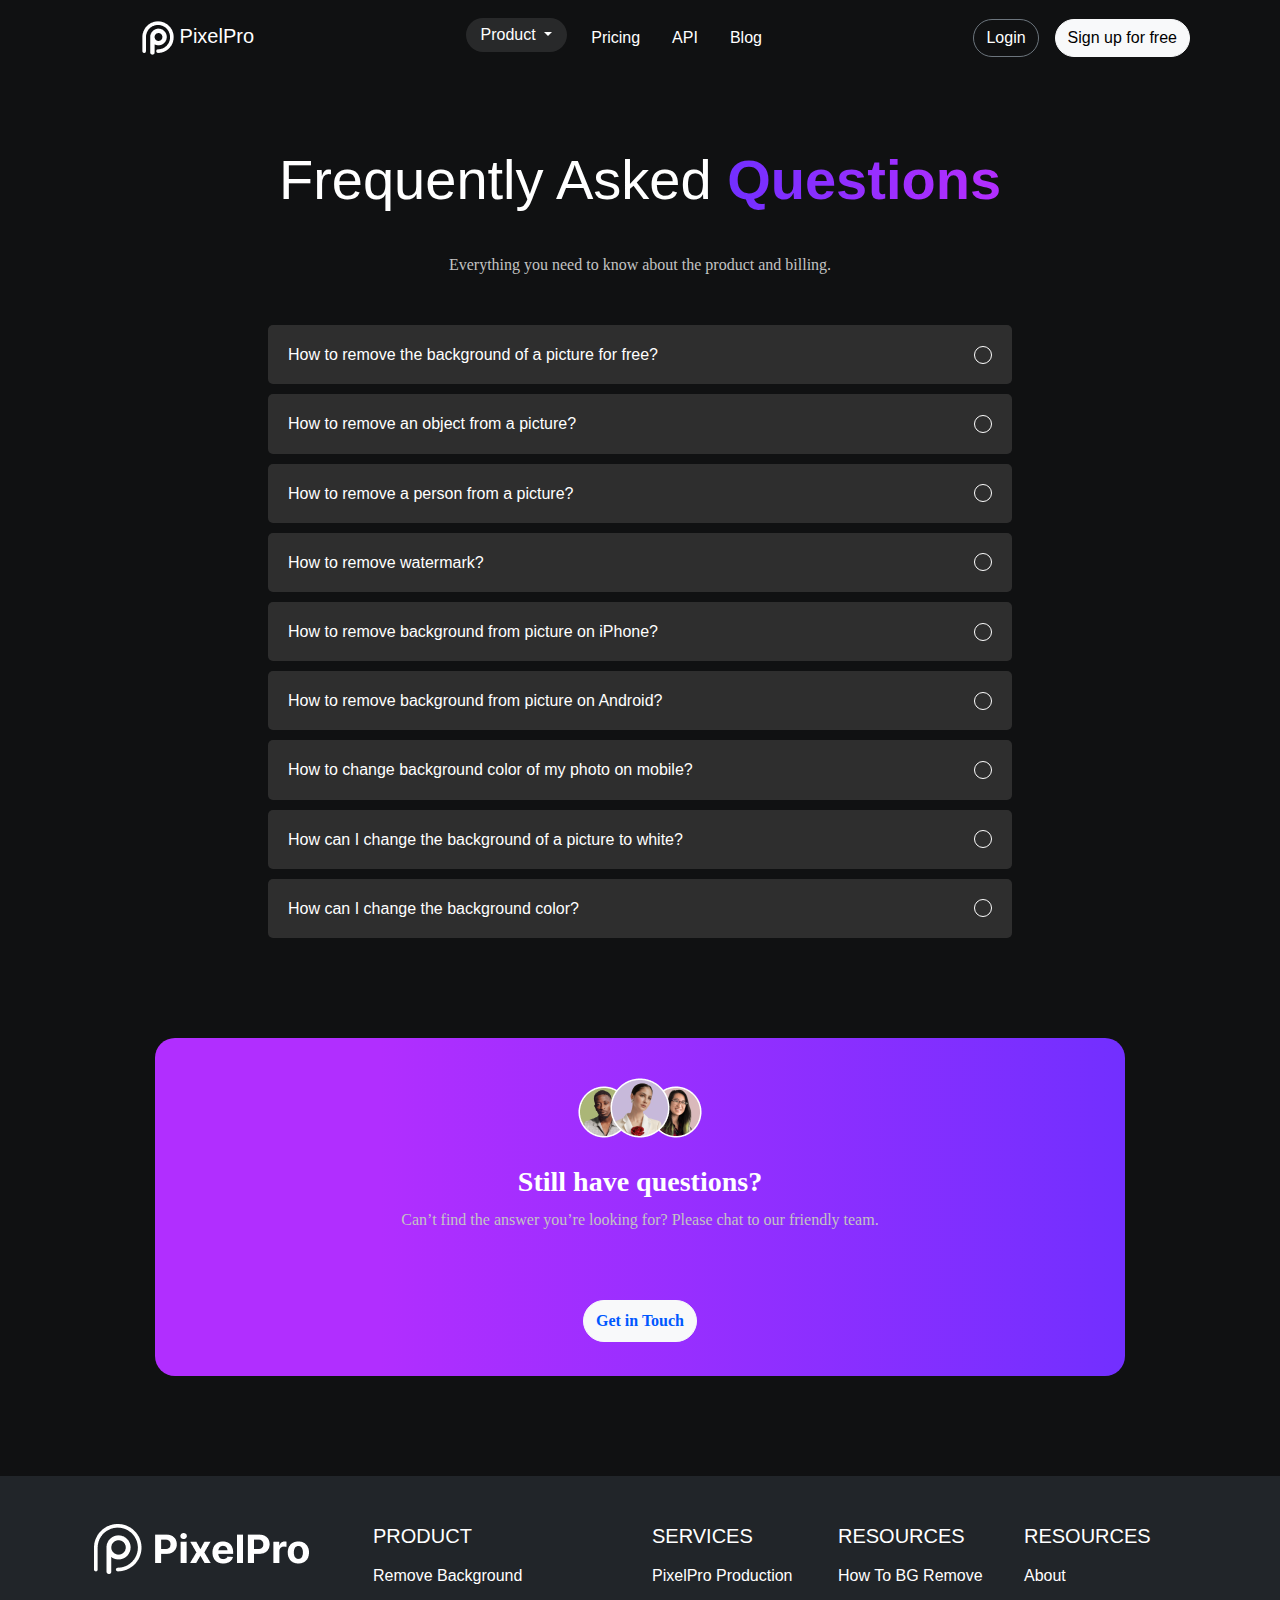
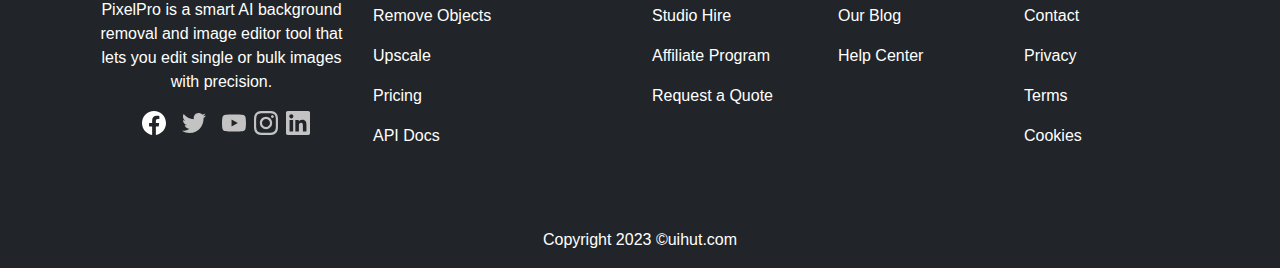
<file: FAQ Page/index.html>
<!DOCTYPE html>
<html lang="en">

<head>
  <meta charset="UTF-8" />
  <meta name="viewport" content="width=device-width, initial-scale=1.0" />
  <link href="https://cdn.jsdelivr.net/npm/bootstrap@5.3.2/dist/css/bootstrap.min.css" rel="stylesheet" />
  <link rel="stylesheet" href="https://cdnjs.cloudflare.com/ajax/libs/font-awesome/6.4.2/css/all.min.css"
    integrity="sha512-z3gLpd7yknf1YoNbCzqRKc4qyor8gaKU1qmn+CShxbuBusANI9QpRohGBreCFkKxLhei6S9CQXFEbbKuqLg0DA=="
    crossorigin="anonymous" referrerpolicy="no-referrer" />
  <link rel="stylesheet" href="./public/css/style.css" />
  <title>Slide</title>
</head>

<body>
  <nav class="navbar navbar-expand p-3">
    <div class="container">
      <a class="navbar-brand text-white" href="../slideshow/index.html" style="margin-left: 60px;">
        <img class="Union_1 ms-0" src="./img/Union.png" alt="" />
        PixelPro
      </a>
      <button class="navbar-toggler" type="button" data-bs-toggle="collapse" data-bs-target="#navbarNavDropdown"
        aria-controls="navbarNavDropdown" aria-expanded="false" aria-label="Toggle navigation">
        <span class="navbar-toggler-icon"></span>
      </button>
      <div class="collapse navbar-collapse" id="navbarNavDropdown">
        <ul class="navbar-nav ms-auto">
          <li class="nav-item dropdown">
            <div class="dropdown-menu p-2" style="top: 120%; left: 50%; transform: translateX(-35%);">
              <ul class="d-flex justify-content-center align-items-center list-unstyled">
                <li>
                  <a class="dropdown-item" href="../Remove background Design/index.html">
                    <img src="./img/prd-img-1.png" alt="">
                    <span class="prd-name">Remove BG</span>
                  </a>
                </li>
                <li>
                  <a class="dropdown-item" href="../Remove Objects Design/index.html">
                    <img src="./img/prd-img-2.png" alt="">
                    <span class="prd-name">Remove Objects</span>
                  </a>
                </li>
                <li>
                  <a class="dropdown-item" href="../Upscale Design/index.html">
                    <img src="./img/prd-img-3.png" alt="">
                    <span class="prd-name">Upscales</span>
                  </a>
                </li>
                <li>
                  <a class="dropdown-item" href="../Relight Design/index.html">
                    <img src="./img/prd-img-4.png" alt="">
                    <span class="prd-name">Relight</span>
                  </a>
                </li>
              </ul>
            </div>
            <button class="nav-link active mx-2 dropdown-toggle" aria-current="page" id="navbarDropdownMenuLink"
              type="button" data-bs-toggle="dropdown" aria-expanded="false" style="color: #fff; padding: 5px 15px;">
              Product
            </button>
          </li>
          <li class="nav-item">
            <a class="nav-link mx-2" href="../Pricing Page Design/index.html">Pricing</a>
          </li>
          <li class="nav-item">
            <a class="nav-link mx-2" href="#">API</a>
          </li>
          <li class="nav-item">
            <a class="nav-link mx-2" href="../Blog Page Design/index.html">Blog</a>
          </li>
        </ul>
        <ul class="navbar-nav ms-auto d-none d-lg-inline-flex">
          <li class="nav-item mx-2">
            <a href="../SignIn Page Design/index.html" style="border-radius: 20px"
              class="btn text-white btn-outline-secondary">
              Login
            </a>
          </li>
          <li class="nav-item mx-2">
            <a href="../SignUp Page Design/index.html" style="border-radius: 20px" class="btn btn-light">
              Sign up for free
            </a>
          </li>
        </ul>
      </div>
    </div>
  </nav>
  <div class="container" style="margin: 50px auto;">
    <div class="faqs m-auto">
      <h2 style="color:#fff;font-size: 3.5rem;">Frequently Asked <span style="  display: inline-block;
      margin: 0;
      font-weight: bold;
      background: linear-gradient(to right, #722fff 0%, #b12eff 91.08%);
      -webkit-background-clip: text;
      -webkit-text-fill-color: transparent;
      margin-bottom: 30px;
      font-size: 3.5rem;">Questions</span></h2>
      <p style="color: rgba(195, 195, 195, 1);
      font-family: Switzer;
      font-size: 16px;
      font-weight: 400;
      line-height: 28px;
      letter-spacing: 0em;
      text-align: center;
      ">Everything you need to know about the product and billing.</p>
      <div class="accordion" id="accordionPanelsStayOpenExample">
        <div class="accordion-item">
          <h2 class="accordion-header">
            <button class="accordion-btn" type="button" data-bs-toggle="collapse"
              data-bs-target="#panelsStayOpen-collapseOne" aria-expanded="true"
              aria-controls="panelsStayOpen-collapseOne">
              <div class="content">
                <div class="top-content">
                  <div class="sub-title">
                    How to remove the background of a picture for free?
                  </div>
                  <div class="icon">
                    <i class="btn-icon fa-solid fa-minus"></i>
                  </div>
                </div>
                <div id="panelsStayOpen-collapseOne" class="accordion-collapse collapse">
                  To remove the background of a picture, go to
                  PixelPro.co/remove-background, and upload your image. PixelPro
                  will remove the background for you, and you will be able to
                  download your HD image for free.
                </div>
              </div>
            </button>
          </h2>
        </div>
        <div class="accordion-item">
          <h2 class="accordion-header">
            <button class="accordion-btn" type="button" data-bs-toggle="collapse"
              data-bs-target="#panelsStayOpen-collapseTwo" aria-expanded="true"
              aria-controls="panelsStayOpen-collapseTwo">
              <div class="content">
                <div class="top-content">
                  <div class="sub-title">
                    How to remove an object from a picture?
                  </div>
                  <div class="icon">
                    <i class="btn-icon fa-solid fa-minus"></i>
                  </div>
                </div>
                <div id="panelsStayOpen-collapseTwo" class="accordion-collapse collapse">
                  To remove the background of a picture, go to
                  PixelPro.co/remove-background, and upload your image. PixelPro
                  will remove the background for you, and you will be able to
                  download your HD image for free.
                </div>
              </div>
            </button>
          </h2>
        </div>
        <div class="accordion-item">
          <h2 class="accordion-header">
            <button class="accordion-btn" type="button" data-bs-toggle="collapse"
              data-bs-target="#panelsStayOpen-collapseThree" aria-expanded="true"
              aria-controls="panelsStayOpen-collapseThree">
              <div class="content">
                <div class="top-content">
                  <div class="sub-title">
                    How to remove a person from a picture?
                  </div>
                  <div class="icon">
                    <i class="btn-icon fa-solid fa-minus"></i>
                  </div>
                </div>
                <div id="panelsStayOpen-collapseThree" class="accordion-collapse collapse">
                  To remove the background of a picture, go to
                  PixelPro.co/remove-background, and upload your image. PixelPro
                  will remove the background for you, and you will be able to
                  download your HD image for free.
                </div>
              </div>
            </button>
          </h2>
        </div>
        <div class="accordion-item">
          <h2 class="accordion-header">
            <button class="accordion-btn" type="button" data-bs-toggle="collapse"
              data-bs-target="#panelsStayOpen-collapseFour" aria-expanded="true"
              aria-controls="panelsStayOpen-collapseFour">
              <div class="content">
                <div class="top-content">
                  <div class="sub-title">How to remove watermark?</div>
                  <div class="icon">
                    <i class="btn-icon fa-solid fa-minus"></i>
                  </div>
                </div>
                <div id="panelsStayOpen-collapseFour" class="accordion-collapse collapse">
                  To remove the background of a picture, go to
                  PixelPro.co/remove-background, and upload your image. PixelPro
                  will remove the background for you, and you will be able to
                  download your HD image for free.
                </div>
              </div>
            </button>
          </h2>
        </div>
        <div class="accordion-item">
          <h2 class="accordion-header">
            <button class="accordion-btn" type="button" data-bs-toggle="collapse"
              data-bs-target="#panelsStayOpen-collapseFive" aria-expanded="true"
              aria-controls="panelsStayOpen-collapseFive">
              <div class="content">
                <div class="top-content">
                  <div class="sub-title">
                    How to remove background from picture on iPhone?
                  </div>
                  <div class="icon">
                    <i class="btn-icon fa-solid fa-minus"></i>
                  </div>
                </div>
                <div id="panelsStayOpen-collapseFive" class="accordion-collapse collapse">
                  To remove the background of a picture, go to
                  PixelPro.co/remove-background, and upload your image. PixelPro
                  will remove the background for you, and you will be able to
                  download your HD image for free.
                </div>
              </div>
            </button>
          </h2>
        </div>
        <div class="accordion-item">
          <h2 class="accordion-header">
            <button class="accordion-btn" type="button" data-bs-toggle="collapse"
              data-bs-target="#panelsStayOpen-collapseSix" aria-expanded="true"
              aria-controls="panelsStayOpen-collapseSix">
              <div class="content">
                <div class="top-content">
                  <div class="sub-title">
                    How to remove background from picture on Android?
                  </div>
                  <div class="icon">
                    <i class="btn-icon fa-solid fa-minus"></i>
                  </div>
                </div>
                <div id="panelsStayOpen-collapseSix" class="accordion-collapse collapse">
                  To remove the background of a picture, go to
                  PixelPro.co/remove-background, and upload your image. PixelPro
                  will remove the background for you, and you will be able to
                  download your HD image for free.
                </div>
              </div>
            </button>
          </h2>
        </div>
        <div class="accordion-item">
          <h2 class="accordion-header">
            <button class="accordion-btn" type="button" data-bs-toggle="collapse"
              data-bs-target="#panelsStayOpen-collapseSeven" aria-expanded="true"
              aria-controls="panelsStayOpen-collapseSeven">
              <div class="content">
                <div class="top-content">
                  <div class="sub-title">
                    How to change background color of my photo on mobile?
                  </div>
                  <div class="icon">
                    <i class="btn-icon fa-solid fa-minus"></i>
                  </div>
                </div>
                <div id="panelsStayOpen-collapseSeven" class="accordion-collapse collapse">
                </div>
              </div>
            </button>
          </h2>
        </div>
        <div class="accordion-item">
          <h2 class="accordion-header">
            <button class="accordion-btn" type="button" data-bs-toggle="collapse"
              data-bs-target="#panelsStayOpen-collapseEight" aria-expanded="true"
              aria-controls="panelsStayOpen-collapseEight">
              <div class="content">
                <div class="top-content">
                  <div class="sub-title">
                    How can I change the background of a picture to white?
                  </div>
                  <div class="icon">
                    <i class="btn-icon fa-solid fa-minus"></i>
                  </div>
                </div>
                <div id="panelsStayOpen-collapseEight" class="accordion-collapse collapse">
                </div>
              </div>
            </button>
          </h2>
        </div>
        <div class="accordion-item">
          <h2 class="accordion-header">
            <button class="accordion-btn" type="button" data-bs-toggle="collapse"
              data-bs-target="#panelsStayOpen-collapseNine" aria-expanded="true"
              aria-controls="panelsStayOpen-collapseNine">
              <div class="content">
                <div class="top-content">
                  <div class="sub-title">
                    How can I change the background color?
                  </div>
                  <div class="icon">
                    <i class="btn-icon fa-solid fa-minus"></i>
                  </div>
                </div>
                <div id="panelsStayOpen-collapseNine" class="accordion-collapse collapse">
                </div>
              </div>
            </button>
          </h2>
        </div>
      </div>
    </div>
  </div>
  <div class="container" style="margin: 50px auto;">
    <div class="row my-5">
      <div class=" mx-auto text-center"
        style="background-image: linear-gradient(to right, #B12EFF 23.26%, #722FFF 100.11%);width: 970px; height: 338px; top: 80px; left: 235px;border-radius: 20px;">
        <img src="./img/Avatar group.png" alt="" style="margin-top:40px;">
        <div class="row">
          <p2 style="margin-top:25px;color:#fff;  font-family: Switzer;   font-size: 28px;     font-weight: 600;  line-height: 38px;  letter-spacing: 0em; text-align: center;
            ">Still have questions?</p2>
        </div>
        <div>
          <p style="margin-top:5px; color:rgba(195, 195, 195, 1);font-family: Switzer;   font-size: 16px;    font-weight: 400;     line-height: 28px;     letter-spacing: 0em;     text-align: center;
            ">Can’t find the answer you’re looking for? Please chat to our friendly team.</p>
        </div>
        <button style="padding: 15px, 35px, 15px, 35px;border-radius: 25px;gap: 10px;
           margin-top: 50px;border-radius: 50px;color:rgba(0, 88, 255, 1);font-family: Switzer;font-size: 16px;font-weight: 600; line-height: 28px;letter-spacing: 0em;text-align: left;
          ;" type="button" class="btn btn-light">Get in Touch</button>
      </div>
    </div>
  </div>
  </div>
  </div>
  </div>
  <footer class="w-100 bg-dark" style="margin-top: 100px;">
    <div class="text-center text-lg-start text-white">
      <div class="container p-4">
        <div class="row my-4">
          <div class="col-lg-3 col-md-6 mb-4 mb-md-0">
            <div class="  align-items-center mb-4 mx-auto">
              <img src="./img/Union logo.png" width: 215px height: 50px top: 100px left: 135px alt="" />
            </div>
            <p class="text-center">PixelPro is a smart AI background removal and image editor tool that lets you edit
              single or bulk images with precision.</p>
            <ul class="list-unstyled d-flex flex-row justify-content-center">
              <li>
                <a class="text-white px-2" href="#!">
                  <img src="./img/Icon 1.svg" alt="">
                </a>
              </li>
              <li>
                <a class="text-white px-2" href="#!">
                  <img src="./img/Icon 2.svg" alt="">
                </a>
              </li>
              <li>
                <a class="text-white ps-2" href="#!">
                  <img src="./img/Icon 3.svg" alt="">
                </a>
              </li>
              <li>
                <a class="text-white ps-2" href="#!">
                  <img src="./img/Icon 4.svg" alt="">
                </a>
              </li>
              <li>
                <a class="text-white ps-2" href="#!">
                  <img src="./img/Vector 5.svg" alt="">
                </a>
              </li>
            </ul>

          </div>
          <div class="col-lg-3 col-md-4 mb-8 mb-md-0">
            <h5 class="text-uppercase mb-3">Product</h5>

            <ul class="list-unstyled">
              <li class="mb-2">
                <p class="text-white"><i class=""></i>Remove Background</p>
              </li>
              <li class="mb-2">
                <p href="#!" class="text-white"><i class=""></i> Remove Objects</p>
              </li>
              <li class="mb-2">
                <p href="#!" class="text-white"><i class=""></i>Upscale</p>
              </li>
              <li class="mb-2">
                <p href="#!" class="text-white"><i class=""></i>Pricing</p>
              </li>
              <li class="mb-2">
                <p href="#!" class="text-white"><i class=""></i>API Docs</i>
              </li>
            </ul>
          </div>
          <div class="col-lg-2 col-md-3 mb-6 mb-md-0">
            <h5 class="text-uppercase mb-3">Services</h5>

            <ul class="list-unstyled">
              <li class="mb-2">
                <p href="#!" class="text-white"><i class=""></i>PixelPro Production</p>
              </li>
              <li class="mb-2">
                <p href="#!" class="text-white"><i class=""></i>Studio Hire</p>
              </li>
              <li class="mb-2">
                <p href="#!" class="text-white"><i class=""></i>Affiliate Program</p>
              </li>
              <li class="mb-2">
                <p href="#!" class="text-white"><i class=""></i>Request a Quote</p>
              </li>
            </ul>
          </div>
          <div class="col-lg-2 col-md-3 mb-6 mb-md-0">
            <h5 class="text-uppercase mb-3">Resources</h5>

            <ul class="list-unstyled">
              <li>
                <p><i class=""></i>How To BG Remove</p>
              </li>
              <li>
                <p><i class=""></i>Our Blog</p>
              </li>
              <li>
                <p><i class=""></i>Help Center</p>
              </li>
            </ul>
          </div>
          <div class="col-lg-2 col-md-3 mb-6 mb-md-0">
            <h5 class="text-uppercase mb-3">Resources</h5>

            <ul class="list-unstyled">
              <li>
              <li class="mb-2">
                <p href="#!" class="text-white"><i class=""></i>About</p>
              </li>
              <li class="mb-2">
                <p href="#!" class="text-white"><i class=""></i>Contact</p>
              </li>
              <li class="mb-2">
                <p href="#!" class="text-white"><i class=""></i>Privacy</p>
              </li>
              <li class="mb-2">
                <p href="#!" class="text-white"><i class=""></i>Terms</p>
              </li>
              <li class="mb-2">
                <p href="#!" class="text-white"><i class=""></i>Cookies</p>
              </li>
            </ul>
            </ul>
          </div>
        </div>
      </div>
      <div class="text-center p-3">
        Copyright 2023 ©uihut.com
      </div>
  </footer>
  </div>
  </div>
  </div>
  <script src="https://cdn.jsdelivr.net/npm/@popperjs/core@2.11.8/dist/umd/popper.min.js"
    integrity="sha384-I7E8VVD/ismYTF4hNIPjVp/Zjvgyol6VFvRkX/vR+Vc4jQkC+hVqc2pM8ODewa9r"
    crossorigin="anonymous"></script>
  <script src="./public/js/index.js"></script>
  <script src="https://cdn.jsdelivr.net/npm/bootstrap@5.3.2/dist/js/bootstrap.bundle.min.js"></script>
</body>

</html>
</file>
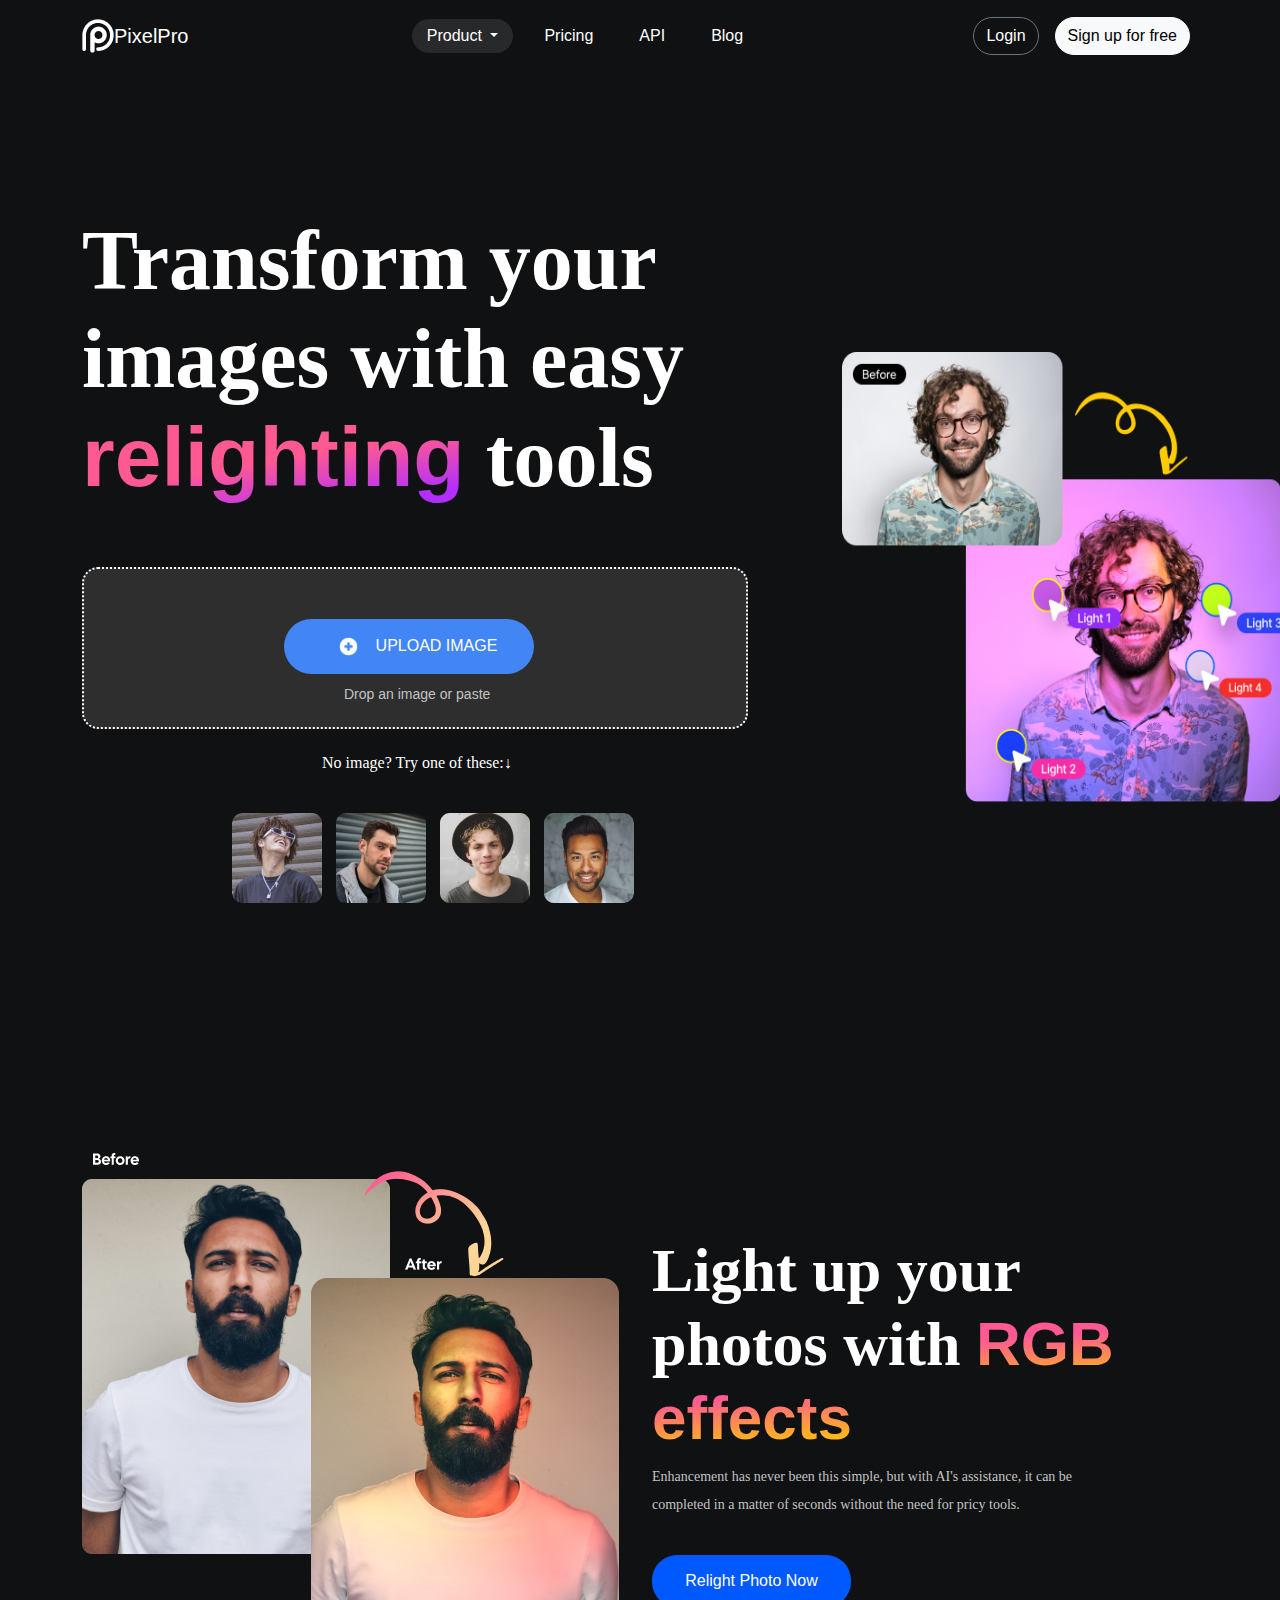
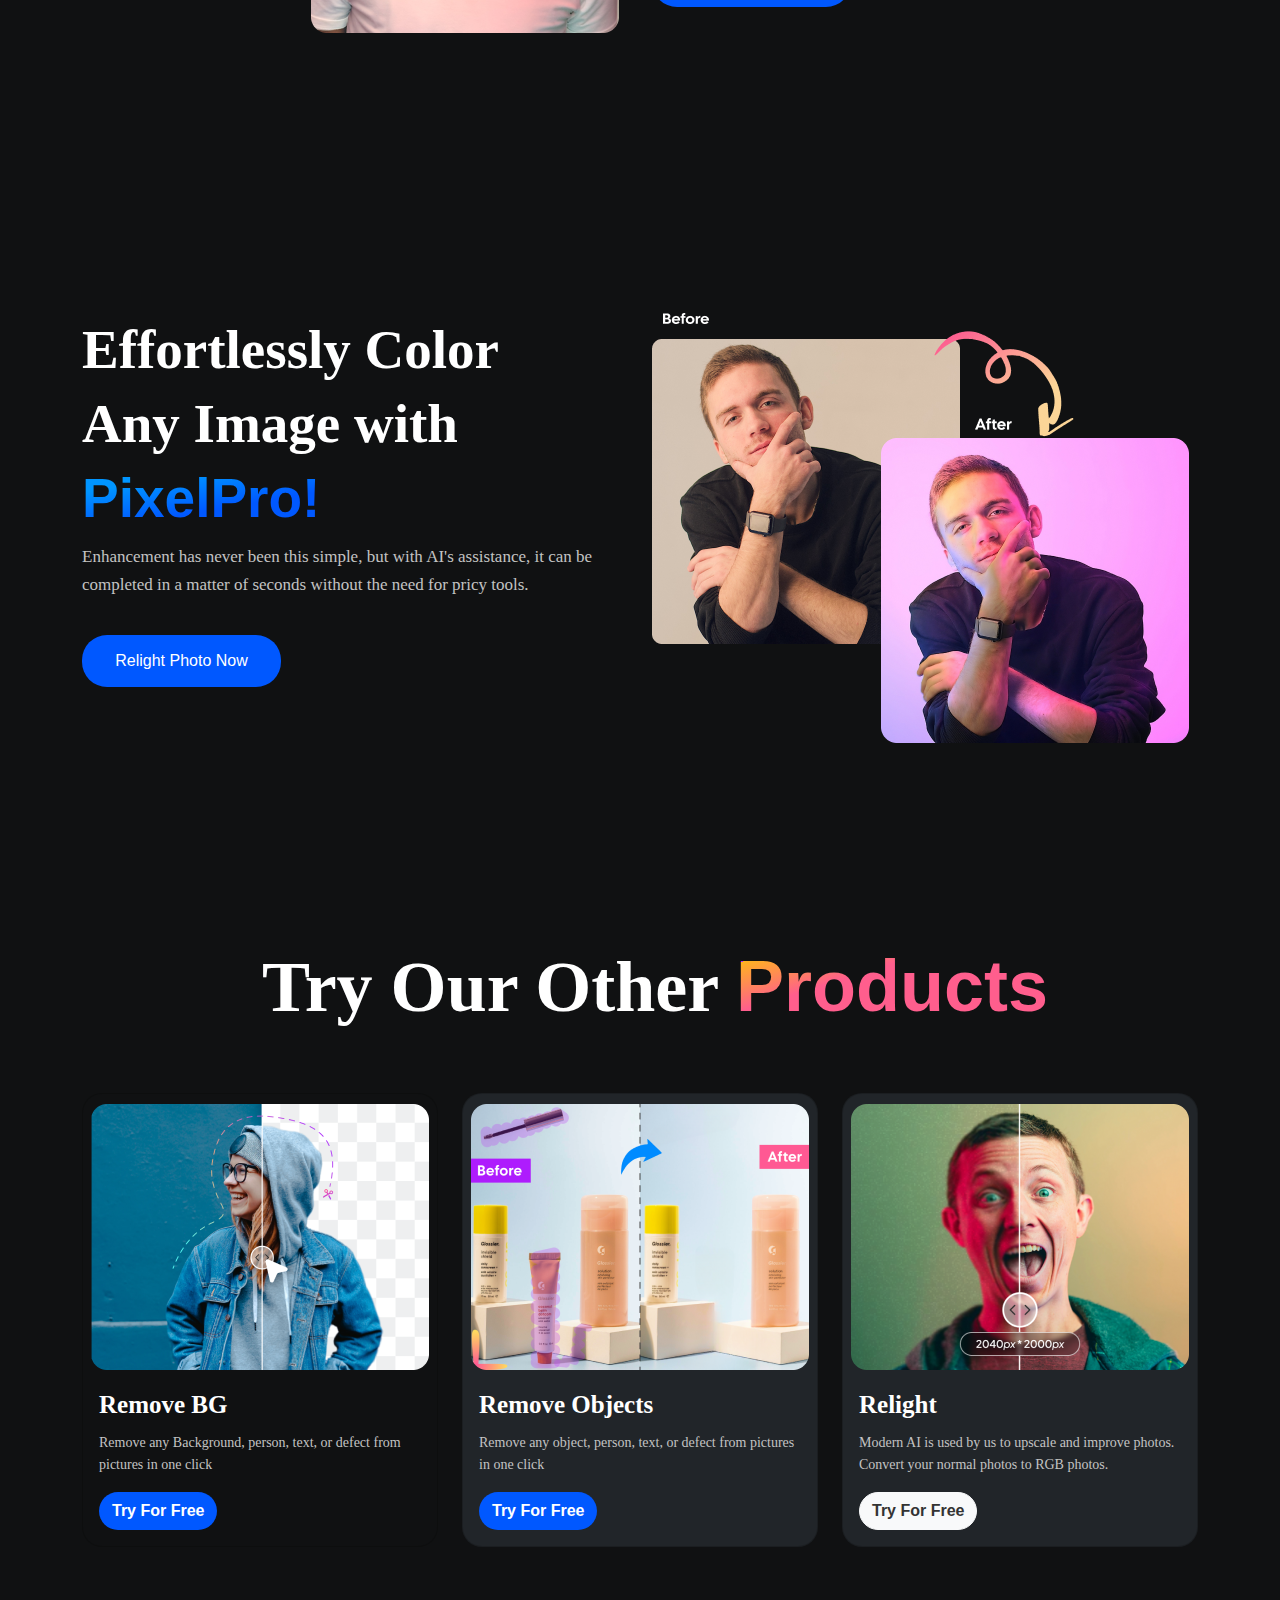
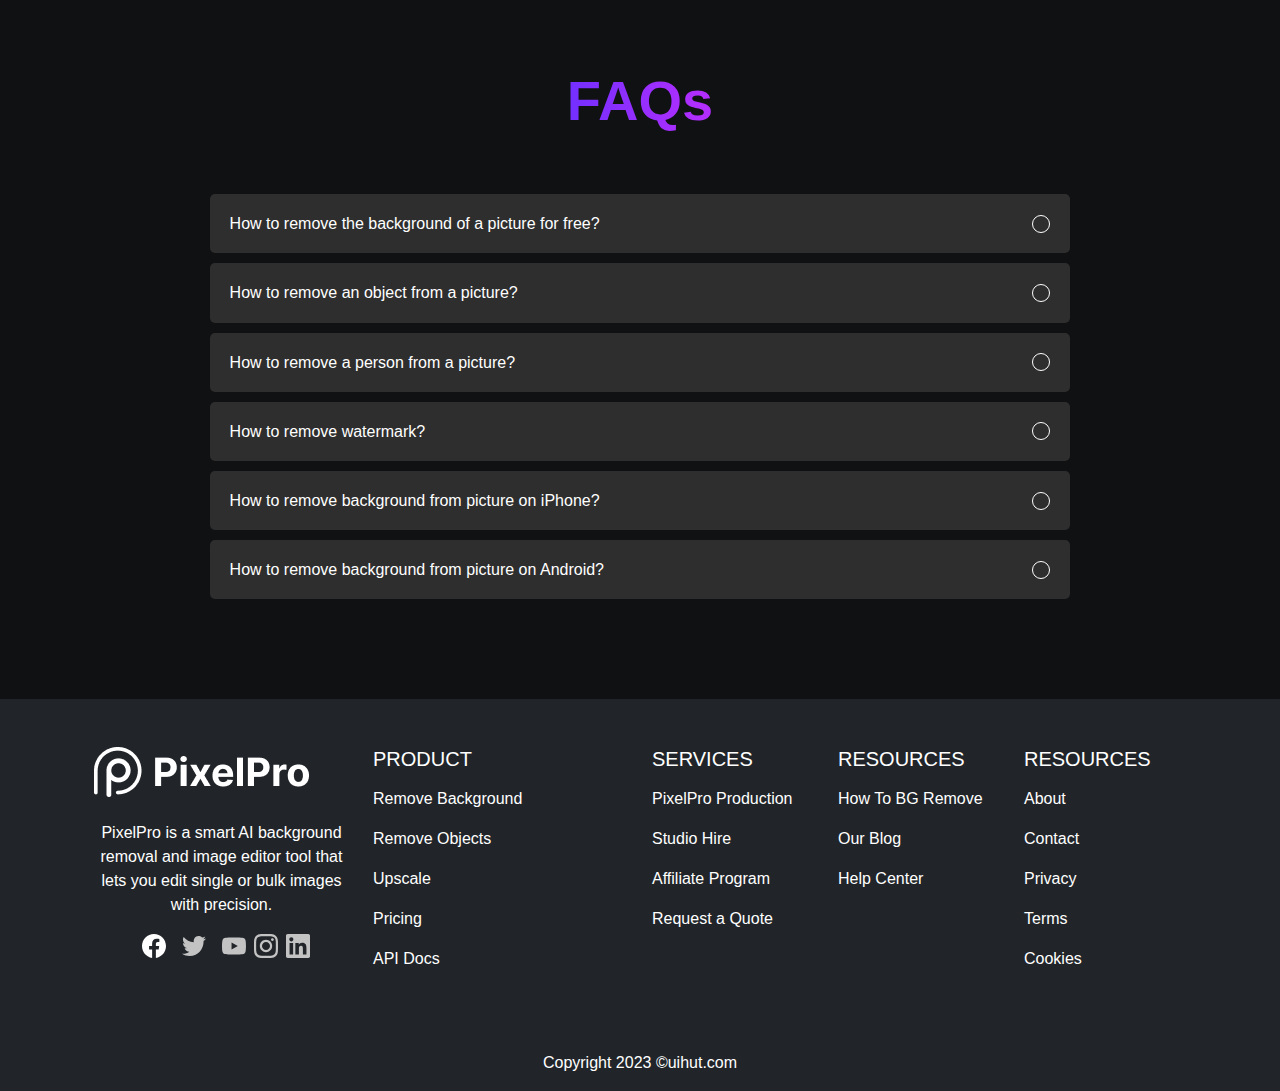
<file: Relight Design/index.html>
<!DOCTYPE html>
<html lang="en">

<head>
  <meta charset="UTF-8">
  <meta name="viewport" content="width=device-width, initial-scale=1.0">
  <link href="https://cdn.jsdelivr.net/npm/bootstrap@5.3.2/dist/css/bootstrap.min.css" rel="stylesheet">
  <link rel="stylesheet" href="https://cdnjs.cloudflare.com/ajax/libs/font-awesome/6.4.2/css/all.min.css"
    integrity="sha512-z3gLpd7yknf1YoNbCzqRKc4qyor8gaKU1qmn+CShxbuBusANI9QpRohGBreCFkKxLhei6S9CQXFEbbKuqLg0DA=="
    crossorigin="anonymous" referrerpolicy="no-referrer" />
  <link href="https://cdn.jsdelivr.net/npm/bootstrap@5.3.2/dist/css/bootstrap.min.css" rel="stylesheet" />
  <link rel="stylesheet" href="./public/css/style.css">
  <title>Slide</title>
</head>

<body>
  <nav class="navbar navbar-expand p-3">
    <div class="container">
      <img class="Union_1" src="./img/Union.png" alt="" />
      <a class="navbar-brand text-white" href="#">PixelPro</a>
      <button class="navbar-toggler" type="button" data-bs-toggle="collapse" data-bs-target="#navbarNavDropdown"
        aria-controls="navbarNavDropdown" aria-expanded="false" aria-label="Toggle navigation">
        <span class="navbar-toggler-icon"></span>
      </button>
      <div class="collapse navbar-collapse" id="navbarNavDropdown">
        <ul class="navbar-nav ms-auto">
          <li class="nav-item dropdown">
            <div class="dropdown-menu p-2" style="top: 120%; left: 50%; transform: translateX(-35%);">
              <ul class="d-flex justify-content-center align-items-center list-unstyled">
                <li>
                  <a class="dropdown-item" href="../Remove background Design/index.html">
                    <img src="./img/prd-img-1.png" alt="">
                    <span class="prd-name">Remove BG</span>
                  </a>
                </li>
                <li>
                  <a class="dropdown-item" href="../Remove Objects Design/index.html">
                    <img src="./img/prd-img-2.png" alt="">
                    <span class="prd-name">Remove Objects</span>
                  </a>
                </li>
                <li>
                  <a class="dropdown-item" href="../Upscale Design/index.html">
                    <img src="./img/prd-img-3.png" alt="">
                    <span class="prd-name">Upscales</span>
                  </a>
                </li>
                <li>
                  <a class="dropdown-item" href="../Relight Design/index.html">
                    <img src="./img/prd-img-4.png" alt="">
                    <span class="prd-name">Relight</span>
                  </a>
                </li>
              </ul>
            </div>
            <button class="nav-link active mx-2 dropdown-toggle" aria-current="page" id="navbarDropdownMenuLink"
              type="button" data-bs-toggle="dropdown" aria-expanded="false" style="color: #fff; padding: 5px 15px;">
              Product
            </button>
          </li>
          <li class="nav-item">
            <a class="nav-link mx-2" href="../Pricing Page Design/index.html">Pricing</a>
          </li>
          <li class="nav-item">
            <a class="nav-link mx-2" href="#">API</a>
          </li>
          <li class="nav-item">
            <a class="nav-link mx-2" href="../Blog Page Design/index.html">Blog</a>
          </li>
        </ul>
        <ul class="navbar-nav ms-auto d-none d-lg-inline-flex">
          <li class="nav-item mx-2">
            <a href="../SignIn Page Design/index.html" style="border-radius: 20px"
              class="btn text-white btn-outline-secondary">
              Login
            </a>
          </li>
          <li class="nav-item mx-2">
            <a href="../SignUp Page Design/index.html" style="border-radius: 20px" class="btn btn-light">
              Sign up for free
            </a>
          </li>
        </ul>
      </div>
    </div>
  </nav>
  <div class="container">
    <div class="row">
      <div class="col-md-8">
        <h1 class="upscale-denoise-and">
          Transform your images with easy
          <span class="text_Upscale">relighting</span> tools
        </h1>
        <div class="boderexam1">
          <div class="button">
            <img class="img_veto" src="./img/round-add-button (1).png" alt="" />Upload Image
          </div>
          <p style="
                  color: rgba(195, 195, 195, 1);
                  margin-left: 260px;
                  margin-top: 10px;
                  font-size: 14px;
                ">
            Drop an image or paste
          </p>
        </div>

        <p class="h_1">No image? Try one of these:&#8595;</p>
        <img class="image_2" src="./img/Images.png" alt="" />
      </div>
      <div class="col-md-2">
        <img class="upload-image" src="./img/Header Image1.png" alt="" />
      </div>
    </div>
  </div>
  <div class="container">
    <div class="row">
      <div class="col-md-6">
        <img class="intas_2" src="./img/Image 2.png" alt="" />
      </div>
      <div class="col-md-5">
        <h2 class="md_h4">Light up your photos with <span class="Upscale">RGB effects</span></h2>
        <p class="md_p4">Enhancement has never been this simple, but with AI's assistance, it can be completed in a
          matter of seconds without the need for pricy tools.</p>
        <button class="btn_2">Relight Photo Now</button>
      </div>
    </div>
  </div>
  </div>
  <div class="container">
    <div class="row">
      <div class="col-md-6">
        <h2 class="mb_h3">Effortlessly Color Any Image with <span class="Upscale_rgb">PixelPro!</span></h2>
        <p class="mb_p3">Enhancement has never been this simple, but with AI's assistance, it can be completed in a
          matter of seconds without the need for pricy tools.</p>
        <button class="btn_2">Relight Photo Now</button>
      </div>
      <div class="col-md-5">
        <img class="img_3" src="./img/Image3.png" alt="">
      </div>
    </div>
  </div>
  <div class="container">
    <div class="row">
      <div class="main-content">
        <h2 class="md_h5">Try Our Other <span class="text_proodus">Products</span></h2>
      </div>
    </div>
  </div>
  <div class="container">
    <div class="row">
      <div class="col-sm-4">
        <div class="card card-group" style="background: rgba(16, 17, 18, 1);border-radius: 20px;">
          <img class="img-fluid" src="./img/Rectangle 53.png" alt="Card image cap"
            style="width:338px;margin-left:8px; margin-top:10px;">
          <div class="card-body">
            <h4 class="card-title">Remove BG</h4>
            <p class="card-text">Remove any Background, person, text, or defect from pictures in one click</p>
            <a href="#" class="bg-light text-dark"></a>
            <button style="border-radius: 20px; background:rgba(0, 88, 255, 1);color:#fff;" type="button"
              class="btn"><b>Try For Free</b></button>
          </div>
        </div>
      </div>
      <div class="col-sm-4">
        <div class="card card-group bg-dark " style="border-radius: 20px;">
          <img class="img-fluid" src="./img/Rectangle 52.png" alt="Card image cap"
            style="width:338px;margin-left:8px; margin-top:10px;">
          <div class="card-body">
            <h4 class="card-title">Remove Objects</h4>
            <p class="card-text">Remove any object, person, text, or defect from pictures in one click</p>
            <a href="#" class="bg-light text-dark"></a>
            <button style="border-radius: 20px; background:rgba(0, 88, 255, 1);color:#fff;" type="button"
              class="btn"><b>Try For Free</b></button>
          </div>
        </div>
      </div>
      <div class="col-sm-4">
        <div class="card card-group bg-dark" style="border-radius: 20px;">
          <img class="img-fluid" src="./img/Rectangle 51.png" alt="Card image cap"
            style="width:338px;margin-left:8px; margin-top:10px;">
          <div class="card-body">
            <h4 class="card-title">Relight</h4>
            <p class="card-text">Modern AI is used by us to upscale and improve photos. Convert your normal photos to
              RGB photos.</p>
            <a href="#" class="bg-light text-dark"></a>
            <button style="color:#333;border-radius: 20px;" type="button" class="btn btn-light"><b>Try For
                Free</b></button>
          </div>
        </div>
      </div>
    </div>
  </div>
  <div class="container d-flex justify-content-center" style="margin-top: 100px;">
    <div class="faqs">
      <h2 class="title">FAQs</h2>
      <div class="accordion" id="accordionPanelsStayOpenExample">
        <div class="accordion-item">
          <h2 class="accordion-header">
            <button class="accordion-btn" type="button" data-bs-toggle="collapse"
              data-bs-target="#panelsStayOpen-collapseOne" aria-expanded="true"
              aria-controls="panelsStayOpen-collapseOne">
              <div class="content">
                <div class="top-content">
                  <div class="sub-title">How to remove the background of a picture for free?</div>
                  <div class="icon">
                    <i class="btn-icon fa-solid fa-minus"></i>
                  </div>
                </div>
                <div id="panelsStayOpen-collapseOne" class="accordion-collapse collapse">
                  To remove the background of a picture, go to PixelPro.co/remove-background, and upload your image.
                  PixelPro will remove the background for you, and you will be able to download your HD image for
                  free.
                </div>
              </div>
            </button>
          </h2>
        </div>
        <div class="accordion-item">
          <h2 class="accordion-header">
            <button class="accordion-btn" type="button" data-bs-toggle="collapse"
              data-bs-target="#panelsStayOpen-collapseTwo" aria-expanded="true"
              aria-controls="panelsStayOpen-collapseTwo">
              <div class="content">
                <div class="top-content">
                  <div class="sub-title">How to remove an object from a picture?</div>
                  <div class="icon">
                    <i class="btn-icon fa-solid fa-minus"></i>
                  </div>
                </div>
                <div id="panelsStayOpen-collapseTwo" class="accordion-collapse collapse">
                  To remove the background of a picture, go to PixelPro.co/remove-background, and upload your image.
                  PixelPro will remove the background for you, and you will be able to download your HD image for
                  free.
                </div>
              </div>
            </button>
          </h2>
        </div>
        <div class="accordion-item">
          <h2 class="accordion-header">
            <button class="accordion-btn" type="button" data-bs-toggle="collapse"
              data-bs-target="#panelsStayOpen-collapseThree" aria-expanded="true"
              aria-controls="panelsStayOpen-collapseThree">
              <div class="content">
                <div class="top-content">
                  <div class="sub-title">How to remove a person from a picture?</div>
                  <div class="icon">
                    <i class="btn-icon fa-solid fa-minus"></i>
                  </div>
                </div>
                <div id="panelsStayOpen-collapseThree" class="accordion-collapse collapse">
                  To remove the background of a picture, go to PixelPro.co/remove-background, and upload your image.
                  PixelPro will remove the background for you, and you will be able to download your HD image for
                  free.
                </div>
              </div>
            </button>
          </h2>
        </div>
        <div class="accordion-item">
          <h2 class="accordion-header">
            <button class="accordion-btn" type="button" data-bs-toggle="collapse"
              data-bs-target="#panelsStayOpen-collapseFour" aria-expanded="true"
              aria-controls="panelsStayOpen-collapseFour">
              <div class="content">
                <div class="top-content">
                  <div class="sub-title">How to remove watermark?</div>
                  <div class="icon">
                    <i class="btn-icon fa-solid fa-minus"></i>
                  </div>
                </div>
                <div id="panelsStayOpen-collapseFour" class="accordion-collapse collapse">
                  To remove the background of a picture, go to PixelPro.co/remove-background, and upload your image.
                  PixelPro will remove the background for you, and you will be able to download your HD image for
                  free.
                </div>
              </div>
            </button>
          </h2>
        </div>
        <div class="accordion-item">
          <h2 class="accordion-header">
            <button class="accordion-btn" type="button" data-bs-toggle="collapse"
              data-bs-target="#panelsStayOpen-collapseFive" aria-expanded="true"
              aria-controls="panelsStayOpen-collapseFive">
              <div class="content">
                <div class="top-content">
                  <div class="sub-title">How to remove background from picture on iPhone?</div>
                  <div class="icon">
                    <i class="btn-icon fa-solid fa-minus"></i>
                  </div>
                </div>
                <div id="panelsStayOpen-collapseFive" class="accordion-collapse collapse">
                  To remove the background of a picture, go to PixelPro.co/remove-background, and upload your image.
                  PixelPro will remove the background for you, and you will be able to download your HD image for
                  free.
                </div>
              </div>
            </button>
          </h2>
        </div>
        <div class="accordion-item">
          <h2 class="accordion-header">
            <button class="accordion-btn" type="button" data-bs-toggle="collapse"
              data-bs-target="#panelsStayOpen-collapseSix" aria-expanded="true"
              aria-controls="panelsStayOpen-collapseSix">
              <div class="content">
                <div class="top-content">
                  <div class="sub-title">How to remove background from picture on Android?</div>
                  <div class="icon">
                    <i class="btn-icon fa-solid fa-minus"></i>
                  </div>
                </div>
                <div id="panelsStayOpen-collapseSix" class="accordion-collapse collapse">
                  To remove the background of a picture, go to PixelPro.co/remove-background, and upload your image.
                  PixelPro will remove the background for you, and you will be able to download your HD image for
                  free.
                </div>
              </div>
            </button>
          </h2>
        </div>
      </div>
    </div>
  </div>
  <footer class="w-100 bg-dark" style="margin-top: 50px;">
    <div class="text-center text-lg-start text-white">
      <div class="container p-4">
        <div class="row my-4">
          <div class="col-lg-3 col-md-6 mb-4 mb-md-0">
            <div class="  align-items-center mb-4 mx-auto">
              <img src="./img/Union logo.png" width: 215px height: 50px top: 100px left: 135px alt="" />
            </div>
            <p class="text-center">PixelPro is a smart AI background removal and image editor tool that lets you edit
              single or bulk images with precision.</p>
            <ul class="list-unstyled d-flex flex-row justify-content-center">
              <li>
                <a class="text-white px-2" href="#!">
                  <img src="./img/Icon 1.svg" alt="">
                </a>
              </li>
              <li>
                <a class="text-white px-2" href="#!">
                  <img src="./img/Icon 2.svg" alt="">
                </a>
              </li>
              <li>
                <a class="text-white ps-2" href="#!">
                  <img src="./img/Icon 3.svg" alt="">
                </a>
              </li>
              <li>
                <a class="text-white ps-2" href="#!">
                  <img src="./img/Icon 4.svg" alt="">
                </a>
              </li>
              <li>
                <a class="text-white ps-2" href="#!">
                  <img src="./img/Vector 5.svg" alt="">
                </a>
              </li>
            </ul>

          </div>
          <div class="col-lg-3 col-md-4 mb-8 mb-md-0">
            <h5 class="text-uppercase mb-3">Product</h5>

            <ul class="list-unstyled">
              <li class="mb-2">
                <p class="text-white"><i class=""></i>Remove Background</p>
              </li>
              <li class="mb-2">
                <p href="#!" class="text-white"><i class=""></i> Remove Objects</p>
              </li>
              <li class="mb-2">
                <p href="#!" class="text-white"><i class=""></i>Upscale</p>
              </li>
              <li class="mb-2">
                <p href="#!" class="text-white"><i class=""></i>Pricing</p>
              </li>
              <li class="mb-2">
                <p href="#!" class="text-white"><i class=""></i>API Docs</i>
              </li>
            </ul>
          </div>
          <div class="col-lg-2 col-md-3 mb-6 mb-md-0">
            <h5 class="text-uppercase mb-3">Services</h5>

            <ul class="list-unstyled">
              <li class="mb-2">
                <p href="#!" class="text-white"><i class=""></i>PixelPro Production</p>
              </li>
              <li class="mb-2">
                <p href="#!" class="text-white"><i class=""></i>Studio Hire</p>
              </li>
              <li class="mb-2">
                <p href="#!" class="text-white"><i class=""></i>Affiliate Program</p>
              </li>
              <li class="mb-2">
                <p href="#!" class="text-white"><i class=""></i>Request a Quote</p>
              </li>
            </ul>
          </div>
          <div class="col-lg-2 col-md-3 mb-6 mb-md-0">
            <h5 class="text-uppercase mb-3">Resources</h5>

            <ul class="list-unstyled">
              <li>
                <p><i class=""></i>How To BG Remove</p>
              </li>
              <li>
                <p><i class=""></i>Our Blog</p>
              </li>
              <li>
                <p><i class=""></i>Help Center</p>
              </li>
            </ul>
          </div>
          <div class="col-lg-2 col-md-3 mb-6 mb-md-0">
            <h5 class="text-uppercase mb-3">Resources</h5>

            <ul class="list-unstyled">
              <li>
              <li class="mb-2">
                <p href="#!" class="text-white"><i class=""></i>About</p>
              </li>
              <li class="mb-2">
                <p href="#!" class="text-white"><i class=""></i>Contact</p>
              </li>
              <li class="mb-2">
                <p href="#!" class="text-white"><i class=""></i>Privacy</p>
              </li>
              <li class="mb-2">
                <p href="#!" class="text-white"><i class=""></i>Terms</p>
              </li>
              <li class="mb-2">
                <p href="#!" class="text-white"><i class=""></i>Cookies</p>
              </li>
            </ul>
            </ul>
          </div>
        </div>
      </div>
      <div class="text-center p-3">
        Copyright 2023 ©uihut.com
      </div>
  </footer>
  </div>
  </div>
  </div>
  <script src="https://cdn.jsdelivr.net/npm/@popperjs/core@2.11.8/dist/umd/popper.min.js"
    integrity="sha384-I7E8VVD/ismYTF4hNIPjVp/Zjvgyol6VFvRkX/vR+Vc4jQkC+hVqc2pM8ODewa9r"
    crossorigin="anonymous"></script>
  <script src="https://cdn.jsdelivr.net/npm/bootstrap@5.3.2/dist/js/bootstrap.bundle.min.js"></script>
  <script src="./public/js/index.js"></script>
</body>

</html>
</file>
<file: FAQ Page/public/css/style.css>
@import url("https://fonts.cdnfonts.com/css/switzer");

* {
  padding: 0;
  margin: 0;
  font-family: "Switzer", sans-serif;
}

html {
  height: 0%;
  background: rgba(16, 17, 18, 1);
}

body {
  height: 100%;
  font-family: "Switzer", sans-serif;
  align-items: center;
  justify-content: center;
  scrollbar-width: none;
}
.nav {
  text-align: center;
}
.navbar-nav li.nav-item a.nav-link {
  color: white;
}
.nav-item .active {
  align-items: center;
  gap: 5px;
  padding: 5px 15px;
  background-color: #ffffff1a;
  border-radius: 20px;
  background: rgba(255, 255, 255, 0.1);
}

.navbar .dropdown-menu {
  background-color: #2e2e2e;
  border-radius: 10px;
}

.navbar .dropdown-item {
  position: relative;
  padding: 0 .25rem;
  transition: all .3s;
}

.navbar .dropdown-item:hover {
  background-color: transparent;
}

.navbar .dropdown-item:hover img {
  filter: brightness(150%);
  transition: all .3s;
}

.navbar .dropdown-item img {
  width: 150px;
  height: 120px;
  object-fit: cover;
  transition: all .3s;
}

.navbar .dropdown-item .prd-name {
  position: absolute;
  inset: 50%;
  transform: translate(-50%, -50%);
  padding: 0 .25rem;
  color: #FFFFFF;
  transition: all .5s;
  width: 100%;
  height: 30px;
  display: flex;
  justify-content: center;
  align-items: center;
}
.faqs {
  display: flex;
  flex-direction: column;
  align-items: center;
  width: 970px;
  border-radius: 10px;
  padding: 20px;
}
h2.title {
  display: inline-block;
  margin: 0;
  font-weight: bold;
  background: linear-gradient(to right, #722fff 0%, #b12eff 91.08%);
  -webkit-background-clip: text;
  -webkit-text-fill-color: transparent;
  margin-bottom: 30px;
  font-size: 3.5rem;
}

.accordion {
  width: 80%;
  padding: 20px 0;
}

.accordion-item {
  margin: 10px 0;
  border: none;
  border-radius: 5px;
  background: #2e2e2e;
}

.accordion-item:first-of-type {
  border-radius: 5px;
}

.accordion-item:last-of-type {
  border-radius: 5px;
}

.accordion-header {
  display: flex;
  align-items: center;
}

.accordion-btn {
  background-color: transparent;
  border: none;
  outline: none;
  font-size: 1rem;
  text-align: start;
  width: 100%;
  padding: 20px;
}

.accordion-btn .content {
  color: #ffffff;
}

.content .top-content {
  display: flex;
  justify-content: space-between;
  align-items: center;
}

.content .icon {
  display: flex;
  justify-content: center;
  align-items: center;
  width: 18px;
  height: 18px;
  border-radius: 50%;
  font-size: 0.6rem;
  border: 1px solid #ffffff;
  background-color: transparent;
  color: #ffffff;
}

.content .icon.plus {
  background-color: #ffffff;
  color: #2e2e2e;
}

.content .accordion-collapse {
  color: #c3c3c3;
  font-weight: normal;
  font-size: 0.6rem;
  margin-top: 10px;
}
</file>
<file: Relight Design/public/css/style.css>
@import url("https://fonts.cdnfonts.com/css/switzer");

* {
  padding: 0;
  margin: 0;
  font-family: "Switzer", sans-serif;
}

html {
  height: 0%;
  background: rgba(16, 17, 18, 1);
}

body {
  height: 100%;
  overflow-x: hidden;
  font-family: "Switzer", sans-serif;
  align-items: center;
  justify-content: center;
  scrollbar-width: none;
}
.nav {
  text-align: center;
}
.navbar-nav li.nav-item a.nav-link {
  color: white;
  padding: 5px 15px;
}
.nav-item .active {
  align-items: center;
  gap: 5px;
  padding: 5px 15px;
  background-color: #ffffff1a;
  border-radius: 20px;
  background: rgba(255, 255, 255, 0.1);
}

.navbar .dropdown-menu {
  background-color: #2e2e2e;
  border-radius: 10px;
}

.navbar .dropdown-item {
  position: relative;
  padding: 0 .25rem;
  transition: all .3s;
}

.navbar .dropdown-item:hover {
  background-color: transparent;
}

.navbar .dropdown-item:hover img {
  filter: brightness(150%);
  transition: all .3s;
}

.navbar .dropdown-item img {
  width: 150px;
  height: 120px;
  object-fit: cover;
  transition: all .3s;
}

.navbar .dropdown-item .prd-name {
  position: absolute;
  inset: 50%;
  transform: translate(-50%, -50%);
  padding: 0 .25rem;
  color: #FFFFFF;
  transition: all .5s;
  width: 100%;
  height: 30px;
  display: flex;
  justify-content: center;
  align-items: center;
}
.button {
  background: #4285f4;
  color: #fff;
  text-transform: uppercase;
  border-radius: 30px;
  width: 250px;
  margin-top: 50px;
  height: 55px;
  margin-left: 200px;
  font-size: 16px;
  font-weight: 500;
  line-height: 28px;
  text-align: center;

  cursor: pointer;
}
.upscale-denoise-and {
  color: #fff;
  margin-top: 140px;
  text-align: left;
  font-family: Switzer;
  font-size: 84px;
  font-weight: 600;
  line-height: 98px;
  letter-spacing: 0em;
  text-align: left;
}
.text_Upscale {
  background: -webkit-linear-gradient(99.31deg, #b12eff 10.13%, #ff5993 47.93%);
  -webkit-background-clip: text;
  -webkit-text-fill-color: transparent;
}
.button:hover {
  box-shadow: 0px 37px 20px -20px rgba(0, 0, 0, 0.2);
}
.img_veto {
  width: 55px;
}
.boderexam1 {
  border: 2px dotted #ffffff;
  width: 666px;
  height: 162px;
  margin-top: 60px;
  top: 502px;
  left: 135px;
  border-radius: 16px;

  background: rgba(46, 46, 46, 1);
}
.upload-image {
  width: 450px;
  margin-top: 280px;
  height: 450px;
}
.h_1 {
  font-family: Switzer;
  font-size: 16px;
  font-weight: 400;
  line-height: 28px;
  margin-top: 20px;
  letter-spacing: 0em;
  margin-left: 240px;
  color: #fff;
}
.image_2 {
  width: 402px;
  height: 90px;
  margin-top: 20px;
  margin-left: 150px;
  border-radius: 10px;
}
.intas_2 {
  width: 537px;
  height: 480px;
  margin-top: 250px;
}
.md_h4 {
  margin-top: 330px;
  color: #fff;
  font-family: Switzer;
  font-size: 62px;
  font-weight: 600;
  line-height: 74px;
  letter-spacing: 0em;
  text-align: left;
  width: 470px;
  height: 222px;

  top: 127px;
  left: 135px;
}
.Upscale {
  background: -webkit-linear-gradient(94.44deg, #ffcb01 7.05%, #ff5993 66.87%);
  -webkit-background-clip: text;
  -webkit-text-fill-color: transparent;
}
.md_p4 {
  color: rgba(195, 195, 195, 1);
  font-family: Switzer;
  font-size: 14px;
  font-weight: 400;
  line-height: 28px;
  letter-spacing: 0em;
  text-align: left;
}
.btn_2 {
  width: 199px;
  height: 52px;
  color: #fff;
  background: rgba(0, 88, 255, 1);
  padding: 12px, 32px, 12px, 32px;
  border-radius: 25px;
  margin-top: 20px;
  border: #4285f4;
}
.mb_h3 {
  font-family: Switzer;
  font-size: 55px;
  font-weight: 600;
  line-height: 74px;
  letter-spacing: 0em;
  text-align: left;
  color: #fff;
  width: 420px;
  height: 222px;
  margin-top: 280px;
}
.Upscale_rgb {
  background: -webkit-linear-gradient(99.81deg, #0058ff 36.46%, #0095ff 75.24%);
  -webkit-background-clip: text;
  -webkit-text-fill-color: transparent;
}
.mb_p3 {
  color: rgba(195, 195, 195, 1);
  font-family: Switzer;
  font-size: 17px;
  font-weight: 400;
  line-height: 28px;
  letter-spacing: 0em;
  text-align: left;
}
.img_3 {
  width: 537px;
  height: 430px;
  margin-top: 280px;
}
.text_proodus {
  background: -webkit-linear-gradient(
    107.4deg,
    #ff5e8d 62.41%,
    #ffb320 90%,
    #b12eff 90%
  );
  -webkit-background-clip: text;
  -webkit-text-fill-color: transparent;
}
.md_h5 {
  color: #fff;
  margin-left: 30px;
  font-family: Switzer;
  font-size: 72px;
  font-weight: 600;
  line-height: 86px;
  letter-spacing: 0em;
  text-align: center;
  margin-top: 200px;
}
.card {
  margin-top: 55px;
  background: #333;
  transition: all 0.2s ease;
  cursor: pointer;
}
.card:hover {
  transform: scale(1.1);
}
.card-group:hover {
  border: 2px solid rgba(255, 203, 1, 1);
}

.card .card-title {
  font-family: Switzer;
  font-size: 25px;
  font-weight: 600;
  line-height: 38px;
  letter-spacing: 0em;
  text-align: left;
  color: #fff;
}
.card .card-text {
  font-family: Switzer;
  font-size: 14px;
  font-weight: 400;
  line-height: 22px;
  letter-spacing: 0em;
  text-align: left;
  color: rgba(195, 195, 195, 1);
}
.card .card-header {
  width: 970px;
  height: 144px;
  top: 231px;
  left: 235px;
  border-radius: 10px;
}
.t_1 {
  background: -webkit-linear-gradient(102.07deg, #722fff 4.6%, #b12eff 80.31%);

  -webkit-background-clip: text;
  -webkit-text-fill-color: transparent;
  font-family: Switzer;
  font-size: 72px;
  font-weight: 600;
  line-height: 86px;
  letter-spacing: 0em;
  text-align: center;
}

.faqs {
  width: 100%;
  display: flex;
  flex-direction: column;
  align-items: center;
  justify-content: center;
  padding: 20px;
}

h2.title {
  display: inline-block;
  margin: 0;
  font-weight: bold;
  background: linear-gradient(to right, #722fff 0%, #b12eff 91.08%);
  -webkit-background-clip: text;
  -webkit-text-fill-color: transparent;
  margin-bottom: 30px;
  font-size: 3.5rem;
}

.accordion {
  width: 80%;
  padding: 20px 0;
}

.accordion-item {
  margin: 10px 0;
  border: none;
  border-radius: 5px;
  background: #2e2e2e;
}

.accordion-item:first-of-type {
  border-radius: 5px;
}

.accordion-item:last-of-type {
  border-radius: 5px;
}

.accordion-header {
  display: flex;
  align-items: center;
}

.accordion-btn {
  background-color: transparent;
  border: none;
  outline: none;
  font-size: 1rem;
  text-align: start;
  width: 100%;
  padding: 20px;
}

.accordion-btn .content {
  color: #ffffff;
}

.content .top-content {
  display: flex;
  justify-content: space-between;
  align-items: center;
}

.content .icon {
  display: flex;
  justify-content: center;
  align-items: center;
  width: 18px;
  height: 18px;
  border-radius: 50%;
  font-size: 0.6rem;
  border: 1px solid #ffffff;
  background-color: transparent;
  color: #ffffff;
}

.content .icon.plus {
  background-color: #ffffff;
  color: #2e2e2e;
}

.content .accordion-collapse {
  color: #c3c3c3;
  font-weight: normal;
  font-size: 0.6rem;
  margin-top: 10px;
}
</file>
